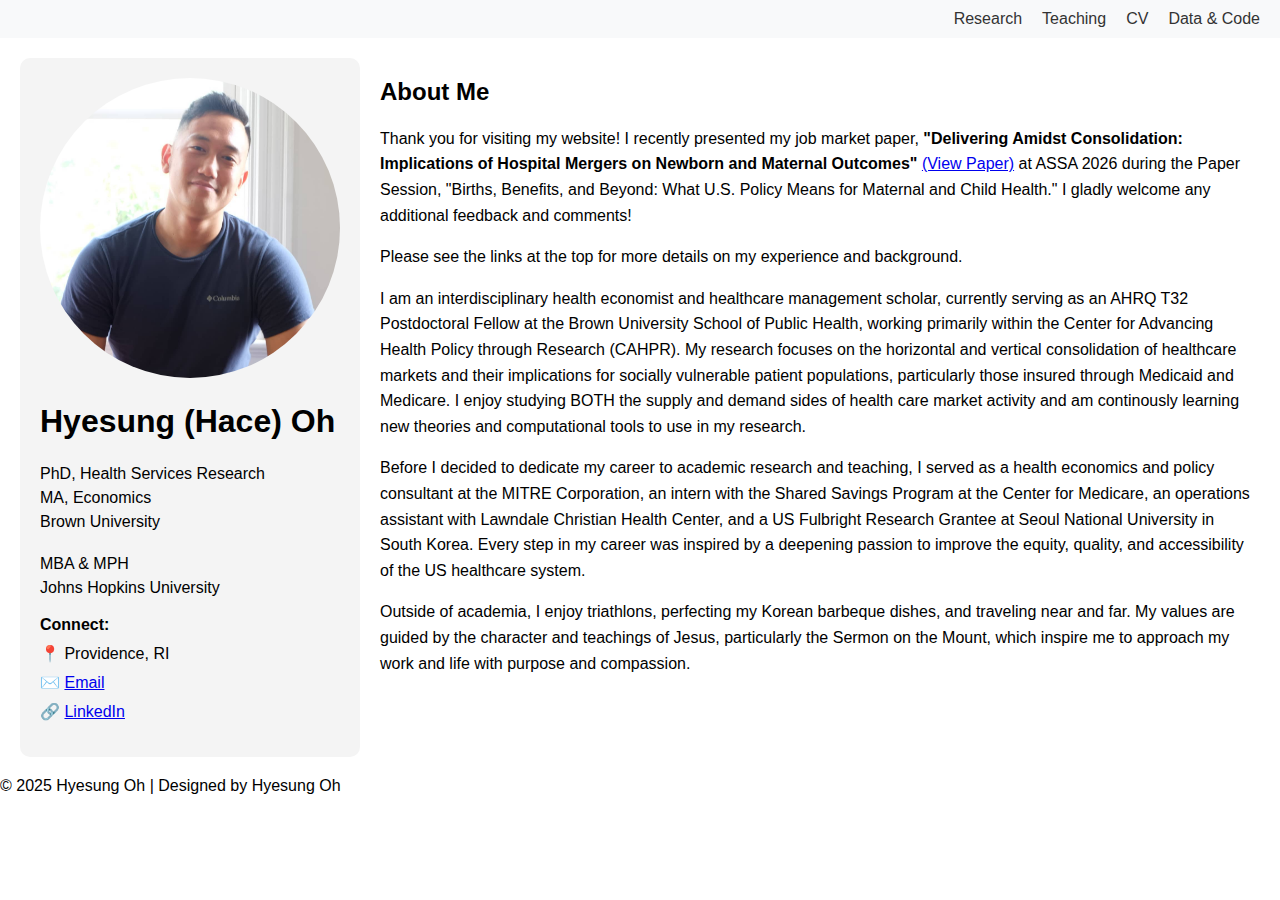
<file: index.html>
<!DOCTYPE html>
<html lang="en">
<head>
    <meta charset="UTF-8">
    <meta name="viewport" content="width=device-width, initial-scale=1.0">
    <title>Hyesung (Hace) Oh - Professional Website</title>
    <link rel="stylesheet" href="style.css">
</head>
<body>

    <!-- Header with Navigation Links -->
    <header class="top-nav">
        <nav>
            <ul>
                <li><a href="research.html">Research</a></li>
                <li><a href="teaching.html">Teaching</a></li>
                <li><a href="cv.html" class="active">CV</a></li>
                <li><a href="data.html">Data & Code</a></li>
            </ul>
        </nav>
    </header>

    <div class="container">
        <!-- Sidebar -->
        <aside class="sidebar">
            <div class="profile">
                <img src="images/headshot.jpg" alt="Hyesung Oh" class="profile-image">
                <h1>Hyesung (Hace) Oh</h1>
                <p>PhD, Health Services Research<br>MA, Economics<br>Brown University</p>
                <br>
                <p>MBA & MPH<br>Johns Hopkins University</p>
            </div>
            <ul class="contact-links">
                <li><strong>Connect:</strong></li>
                <li>📍 Providence, RI</li>
                <li>✉️ <a href="mailto:hyesung_oh@brown.edu">Email</a></li>
                <li>🔗 <a href="https://www.linkedin.com/in/hyesung-oh-phd-mba-mph-110b3645/" target="_blank">LinkedIn</a></li>
            </ul>
        </aside>

<!-- Main Content -->
<main class="content">
    <section id="about">
        <h2>About Me</h2>
        <p>
            Thank you for visiting my website! I recently presented my job market paper, 
            <strong>"Delivering Amidst Consolidation: Implications of Hospital Mergers on Newborn and Maternal Outcomes"</strong>
            <a href="https://papers.ssrn.com/sol3/papers.cfm?abstract_id=5804282" target="_blank">(View Paper)</a>
            at ASSA 2026 during the Paper Session, 
            "Births, Benefits, and Beyond: What U.S. Policy Means for Maternal and Child Health."
            I gladly welcome any additional feedback and comments!
        </p>
        <p>
            Please see the links at the top for more details on my experience and background.
        </p>
        <p>
            I am an interdisciplinary health economist and healthcare management scholar, currently serving as an AHRQ T32 Postdoctoral Fellow 
            at the Brown University School of Public Health, working primarily within the Center for Advancing Health Policy through Research (CAHPR).
            My research focuses on the horizontal and vertical consolidation of healthcare markets and their implications for socially vulnerable patient populations, 
            particularly those insured through Medicaid and Medicare. I enjoy studying BOTH the supply and demand sides of health care market activity and 
            am continously learning new theories and computational tools to use in my research.
        </p>
        <p>
            Before I decided to dedicate my career to academic research and teaching, I served as a health economics and policy 
            consultant at the MITRE Corporation, an intern with the Shared Savings Program at the Center for Medicare, an 
            operations assistant with Lawndale Christian Health Center, and a US Fulbright Research Grantee at Seoul National 
            University in South Korea. Every step in my career was inspired by a deepening passion to improve the equity, quality,
            and accessibility of the US healthcare system. 
        </p>
        <p> 
            Outside of academia, I enjoy triathlons, perfecting my Korean barbeque dishes, and traveling near and far. My values 
            are guided by the character and teachings of Jesus, particularly the Sermon on the Mount, which inspire me to approach 
            my work and life with purpose and compassion.
        </p>
    </section>
</main>
    </div>

    <footer>
        <p>© 2025 Hyesung Oh | Designed by Hyesung Oh</p>
    </footer>
</body>
</html>
</file>
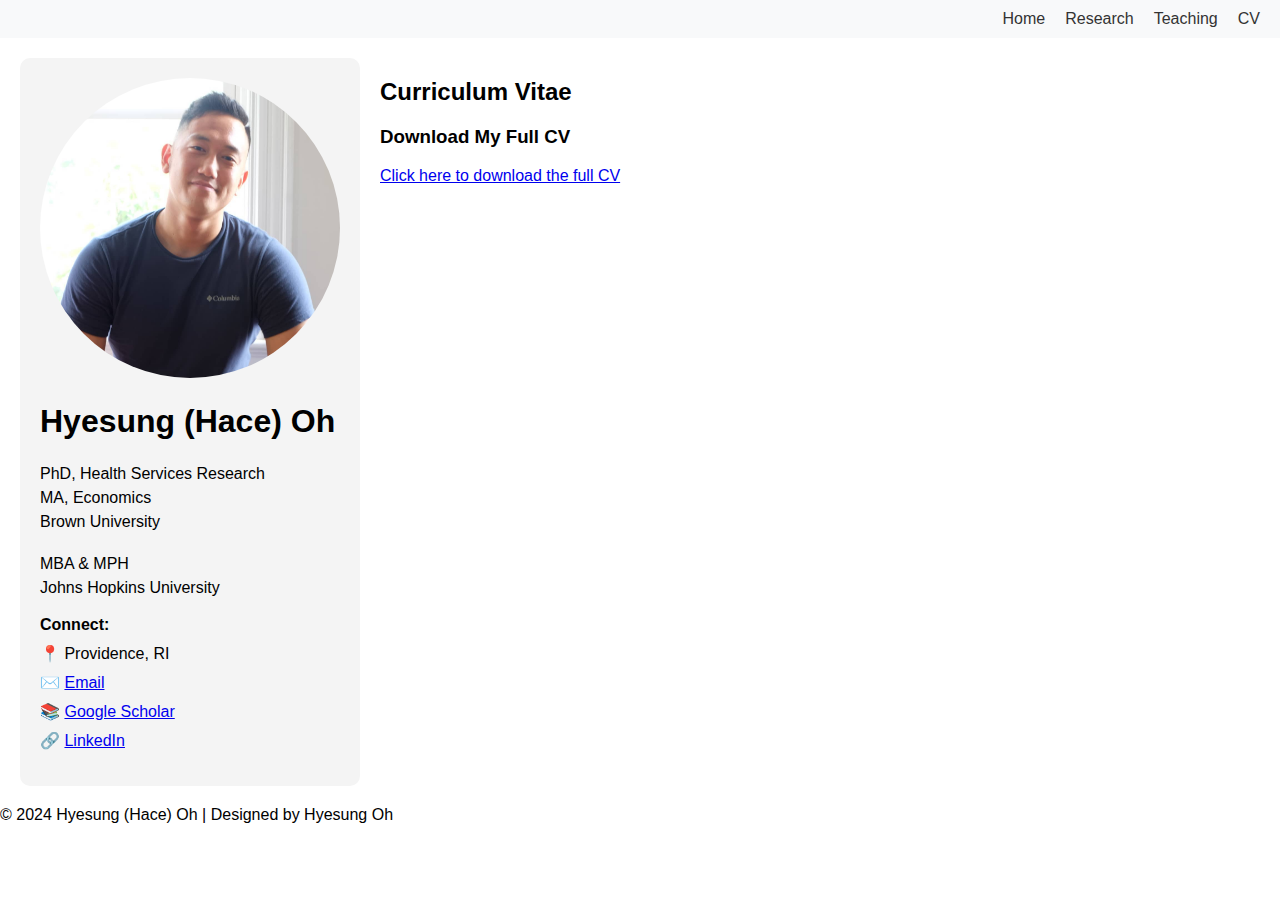
<file: cv.html>
<!DOCTYPE html>
<html lang="en">
<head>
    <meta charset="UTF-8">
    <meta name="viewport" content="width=device-width, initial-scale=1.0">
    <title>Hyesung (Hace) Oh - CV</title>
    <link rel="stylesheet" href="style.css">
</head>
<body>

    <!-- Header with Navigation Links -->
    <header class="top-nav">
        <nav>
            <ul>
                <li><a href="index.html">Home</a></li>
                <li><a href="research.html">Research</a></li>
                <li><a href="teaching.html">Teaching</a></li>
                <li><a href="cv.html" class="active">CV</a></li>
            </ul>
        </nav>
    </header>

    <div class="container">
        <!-- Sidebar -->
        <aside class="sidebar">
            <div class="profile">
                <img src="images/headshot.jpg" alt="Hyesung Oh" class="profile-image">
                <h1>Hyesung (Hace) Oh</h1>
                <p>PhD, Health Services Research<br>MA, Economics<br>Brown University</p>
                <br>
                <p>MBA & MPH<br>Johns Hopkins University</p>
            </div>
            <ul class="contact-links">
                <li><strong>Connect:</strong></li>
                <li>📍 Providence, RI</li>
                <li>✉️ <a href="mailto:hyesung_oh@brown.edu">Email</a></li>
                <li>📚 <a href="https://scholar.google.com/citations?user=KL20LY8AAAAJ&hl=en" target="_blank">Google Scholar</a></li>
                <li>🔗 <a href="https://www.linkedin.com/in/your-linkedin-handle/" target="_blank">LinkedIn</a></li>
            </ul>
        </aside>

        <!-- Main Content -->
        <main class="content">
            <section id="cv">
                <h2>Curriculum Vitae</h2>
                <!-- Download Section -->
                <section id="download">
                    <h3>Download My Full CV</h3>
                    <a href="files/2024-09-03_HyesungHaceOh_CurriculumVitae.pdf" download>Click here to download the full CV</a>
                </section>
            </section>
        </main>
    </div>

    <footer>
        <p>© 2024 Hyesung (Hace) Oh | Designed by Hyesung Oh</p>
    </footer>
</body>
</html>
</file>
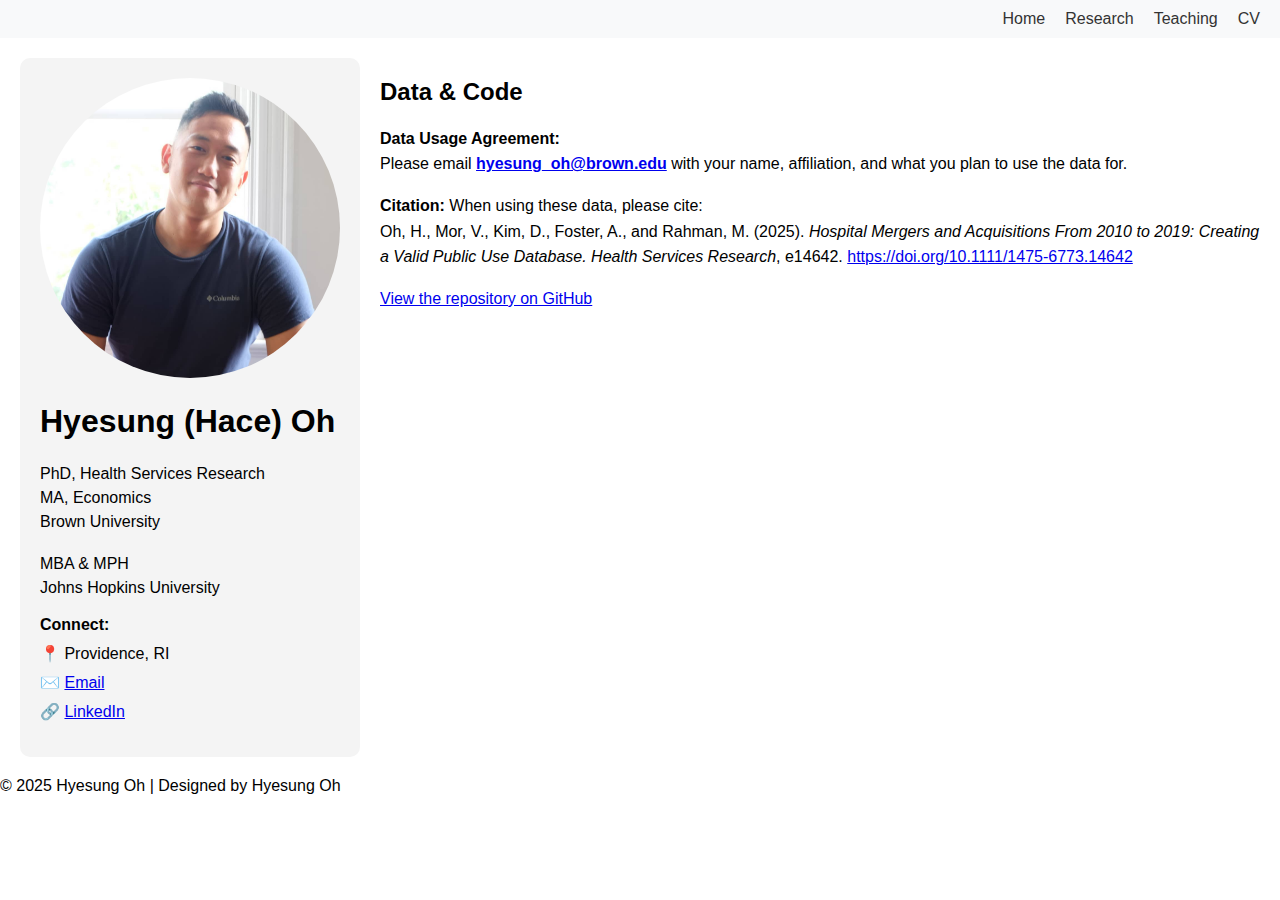
<file: data.html>
<!DOCTYPE html>
<html lang="en">
<head>
    <meta charset="UTF-8">
    <meta name="viewport" content="width=device-width, initial-scale=1.0">
    <title>Hyesung (Hace) Oh - CV</title>
    <link rel="stylesheet" href="style.css">
</head>
<body>

    <!-- Header with Navigation Links -->
    <header class="top-nav">
        <nav>
            <ul>
                <li><a href="index.html">Home</a></li>
                <li><a href="research.html">Research</a></li>
                <li><a href="teaching.html">Teaching</a></li>
                <li><a href="cv.html" class="active">CV</a></li>
            </ul>
        </nav>
    </header>

    <div class="container">
        <!-- Sidebar -->
        <aside class="sidebar">
            <div class="profile">
                <img src="images/headshot.jpg" alt="Hyesung Oh" class="profile-image">
                <h1>Hyesung (Hace) Oh</h1>
                <p>PhD, Health Services Research<br>MA, Economics<br>Brown University</p>
                <br>
                <p>MBA & MPH<br>Johns Hopkins University</p>
            </div>
            <ul class="contact-links">
                <li><strong>Connect:</strong></li>
                <li>📍 Providence, RI</li>
                <li>✉️ <a href="mailto:hyesung_oh@brown.edu">Email</a></li>
                <li>🔗 <a href="https://www.linkedin.com/in/hyesung-oh-phd-mba-mph-110b3645/" target="_blank">LinkedIn</a></li>
            </ul>
        </aside>

<!-- Main Content -->
<main class="content">
    <section id="data">
        <h2>Data & Code</h2>
        <p>
            <strong>Data Usage Agreement:</strong> <br>
            Please email 
            <a href="mailto:hyesung_oh@brown.edu"><strong>hyesung_oh@brown.edu</strong></a> with your name, affiliation, and what you plan to use the data for.
        </p>
        <p>
            <strong>Citation:</strong> When using these data, please cite:<br>
            Oh, H., Mor, V., Kim, D., Foster, A., and Rahman, M. (2025). 
            <em>Hospital Mergers and Acquisitions From 2010 to 2019: Creating a Valid Public Use Database.</em> 
            <em>Health Services Research</em>, e14642. 
            <a href="https://doi.org/10.1111/1475-6773.14642" target="_blank">https://doi.org/10.1111/1475-6773.14642</a>
        </p>
        <p>
            <a href="https://github.com/hyesunghaceoh/strategichospmergerdata/" target="_blank">
                View the repository on GitHub
            </a>
        </p>
    </section>
</main>
</div>

    <footer>
        <p>© 2025 Hyesung Oh | Designed by Hyesung Oh</p>
    </footer>
</body>
</html>
</file>
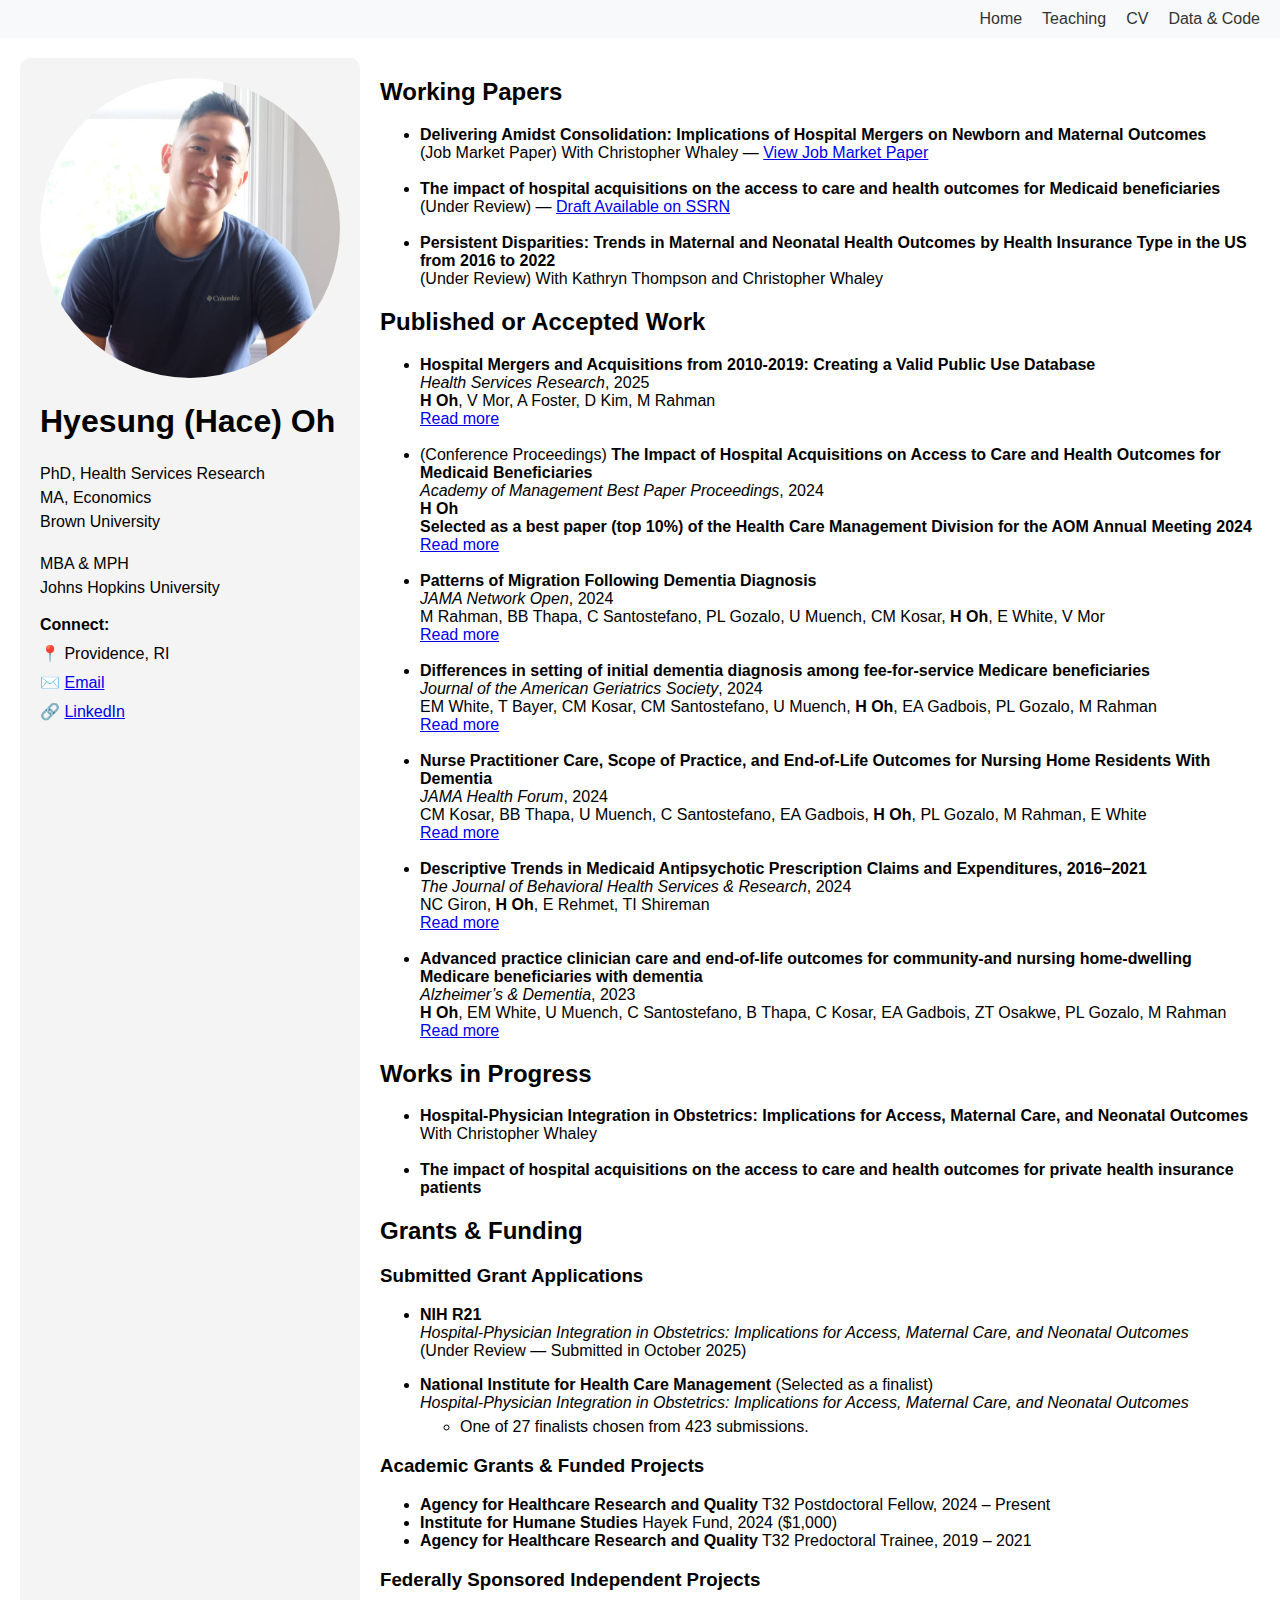
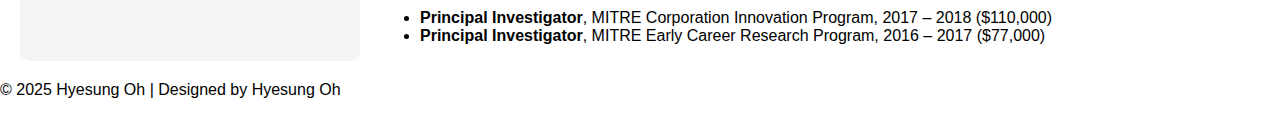
<file: research.html>
<!DOCTYPE html>
<html lang="en">
<head>
    <meta charset="UTF-8">
    <meta name="viewport" content="width=device-width, initial-scale=1.0">
    <title>Hyesung (Hace) Oh - Research</title>
    <link rel="stylesheet" href="style.css">
</head>
<body>

    <!-- Header with Navigation Links -->
    <header class="top-nav">
        <nav>
            <ul>
                <li><a href="index.html">Home</a></li>
                <li><a href="teaching.html">Teaching</a></li>
                <li><a href="cv.html" class="active">CV</a></li>
                <li><a href="data.html">Data & Code</a></li>
            </ul>
        </nav>
    </header>

    <div class="container">
        <!-- Sidebar -->
        <aside class="sidebar">
            <div class="profile">
                <img src="images/headshot.jpg" alt="Hyesung Oh" class="profile-image">
                <h1>Hyesung (Hace) Oh</h1>
                <p>PhD, Health Services Research<br>MA, Economics<br>Brown University</p>
                <br>
                <p>MBA & MPH<br>Johns Hopkins University</p>
            </div>
            <ul class="contact-links">
                <li><strong>Connect:</strong></li>
                <li>📍 Providence, RI</li>
                <li>✉️ <a href="mailto:hyesung_oh@brown.edu">Email</a></li>
                <li>🔗 <a href="https://www.linkedin.com/in/hyesung-oh-phd-mba-mph-110b3645/" target="_blank">LinkedIn</a></li>
            </ul>
        </aside>

        <!-- Main Content -->
        <main class="content"> 
            <!-- <section id="submitted-work">
                <h2>Works Under Review</h2>
                <ul>
                    <li>
                        <strong>Hospital Mergers and Acquisitions from 2010-2019: Creating a Valid Public Use Database</strong><br>
                            Revise & resubmit at <em>Health Services Research</em><br>
                            With Vincent Mor, Daeho Kim, Andrew Foster, & Momotazur Rahman
                    </li>
                 </ul>
            </section> -->

<section id="working-papers">
    <h2>Working Papers</h2>
    <ul>
        <li>
            <strong>Delivering Amidst Consolidation: Implications of Hospital Mergers on Newborn and Maternal Outcomes</strong> <br>
            (Job Market Paper) With Christopher Whaley — 
            <a href="https://hyesunghaceoh.github.io/jmp/2025_11_14_Oh_Whaley_Hospital_Mergers_Natality.pdf" target="_blank">View Job Market Paper</a>
        </li>
        <br>
        <li>
            <strong>The impact of hospital acquisitions on the access to care and health outcomes for Medicaid beneficiaries</strong> <br>
            (Under Review) — <a href="https://papers.ssrn.com/sol3/papers.cfm?abstract_id=5370778" target="_blank">Draft Available on SSRN</a>
        </li>
        <br>
        <li>
            <strong>Persistent Disparities: Trends in Maternal and Neonatal Health Outcomes by Health Insurance Type in the US from 2016 to 2022</strong> <br>
            (Under Review) With Kathryn Thompson and Christopher Whaley
        </li>
    </ul>
</section>


            <section id="published-work">
                <h2>Published or Accepted Work</h2>
                <ul>
                    <li>
                        <strong>Hospital Mergers and Acquisitions from 2010-2019: Creating a Valid Public Use Database</strong><br>
                        <em>Health Services Research</em>, 2025<br>
                        <strong>H Oh</strong>, V Mor, A Foster, D Kim, M Rahman<br>
                        <a href="https://doi.org/10.1111/1475-6773.14642" target="_blank">Read more</a>
                        </span>
                    </li>
                    <br>
                    <li>
                        (Conference Proceedings) <strong>The Impact of Hospital Acquisitions on Access to Care and Health Outcomes for Medicaid Beneficiaries</strong><br>
                        <em>Academy of Management Best Paper Proceedings</em>, 2024<br>
                        <strong>H Oh</strong><br>
                        <strong>Selected as a best paper (top 10%) of the Health Care Management Division for the AOM Annual Meeting 2024</strong><br>
                        <a href="https://journals.aom.org/doi/abs/10.5465/AMPROC.2024.60bp" target="_blank">Read more</a>
                    </li>
                    <br>
                    <li>
                        <strong>Patterns of Migration Following Dementia Diagnosis</strong><br>
                        <em>JAMA Network Open</em>, 2024<br>
                         M Rahman, BB Thapa, C Santostefano, PL Gozalo, U Muench, CM Kosar, <strong>H Oh</strong>, E White, V Mor<br>
                         <a href="https://jamanetwork.com/journals/jamanetworkopen/fullarticle/2824730" target="_blank">Read more</a>
                    </li>
                    <br>
                    <li>
                        <strong>Differences in setting of initial dementia diagnosis among fee-for-service Medicare beneficiaries</strong><br>
                        <em>Journal of the American Geriatrics Society</em>, 2024<br>
                        EM White, T Bayer, CM Kosar, CM Santostefano, U Muench, <strong>H Oh</strong>, EA Gadbois, PL Gozalo, M Rahman<br>
                        <a href="https://agsjournals.onlinelibrary.wiley.com/doi/10.1111/jgs.19236" target="_blank">Read more</a>
                    </li>
                    <br>
                    <li>
                        <strong>Nurse Practitioner Care, Scope of Practice, and End-of-Life Outcomes for Nursing Home Residents With Dementia</strong><br>
                        <em>JAMA Health Forum</em>, 2024<br>
                        CM Kosar, BB Thapa, U Muench, C Santostefano, EA Gadbois, <strong>H Oh</strong>, PL Gozalo, M Rahman, E White<br>
                        <a href="https://jamanetwork.com/journals/jama-health-forum/fullarticle/2818379" target="_blank">Read more</a>
                    </li>
                    <br>
                    <li>
                        <strong>Descriptive Trends in Medicaid Antipsychotic Prescription Claims and Expenditures, 2016–2021</strong><br>
                        <em>The Journal of Behavioral Health Services & Research</em>, 2024<br>
                        NC Giron, <strong>H Oh</strong>, E Rehmet, TI Shireman<br>
                        <a href="https://link.springer.com/article/10.1007/s11414-024-09889-0" target="_blank">Read more</a>
                    </li>
                    <br>
                    <li>
                        <strong>Advanced practice clinician care and end-of-life outcomes for community-and nursing home-dwelling Medicare beneficiaries with dementia</strong><br>
                        <em>Alzheimer’s & Dementia</em>, 2023<br>
                        <strong>H Oh</strong>, EM White, U Muench, C Santostefano, B Thapa, C Kosar, EA Gadbois, ZT Osakwe, PL Gozalo, M Rahman<br>
                        <a href="https://alz-journals.onlinelibrary.wiley.com/doi/10.1002/alz.13052" target="_blank">Read more</a>
                    </li>
                </ul>
            </section>

            <section id="works-in-progress">
                <h2>Works in Progress</h2>
                <ul>
                    <li>
                        <strong>Hospital-Physician Integration in Obstetrics: Implications for Access, Maternal Care, and Neonatal Outcomes</strong><br>
                        With Christopher Whaley
                    </li>
                    <br>
                    <li>
                        <strong>The impact of hospital acquisitions on the access to care and health outcomes for private health insurance patients</strong>
                    </li>
                </ul>
            </section>

            <section id="grants-funding">
                <h2>Grants &amp; Funding</h2>

            <h3>Submitted Grant Applications</h3>
            <ul class="grants-list">
            <li class="grant-item">
                <strong>NIH R21</strong><br>
                <em>Hospital-Physician Integration in Obstetrics: Implications for Access, Maternal Care, and Neonatal Outcomes</em><br>
                <span>(Under Review — Submitted in October 2025)</span>
            </li>

            <li class="grant-item">
                <strong>National Institute for Health Care Management</strong> (Selected as a finalist)<br>
                <em>Hospital-Physician Integration in Obstetrics: Implications for Access, Maternal Care, and Neonatal Outcomes</em>
                <ul class="grants-sublist">
                <li>One of 27 finalists chosen from 423 submissions.</li>
                </ul>
            </li>
            </ul>

            <style>
            .grants-list > li + li {
                margin-top: 1rem; /* blank line between the two main bullets */
            }
            .grants-sublist {
                margin-top: 0.4rem;
                margin-bottom: 0;
            }
            </style>

                <h3>Academic Grants &amp; Funded Projects</h3>
                <ul>
                    <li><strong>Agency for Healthcare Research and Quality</strong> T32 Postdoctoral Fellow, 2024 – Present</li>
                    <li><strong>Institute for Humane Studies</strong> Hayek Fund, 2024 ($1,000)</li>
                    <li><strong>Agency for Healthcare Research and Quality</strong> T32 Predoctoral Trainee, 2019 – 2021</li>
                </ul>

                <h3>Federally Sponsored Independent Projects</h3>
                <ul>
                    <li><strong>Principal Investigator</strong>, MITRE Corporation Innovation Program, 2017 – 2018 ($110,000)</li>
                    <li><strong>Principal Investigator</strong>, MITRE Early Career Research Program, 2016 – 2017 ($77,000)</li>
                </ul>
                </section>
        </main>
    </div>

    <!-- Footer -->
    <footer>
        <p>© 2025 Hyesung Oh | Designed by Hyesung Oh</p>
    </footer>
</body>
</html>
</file>
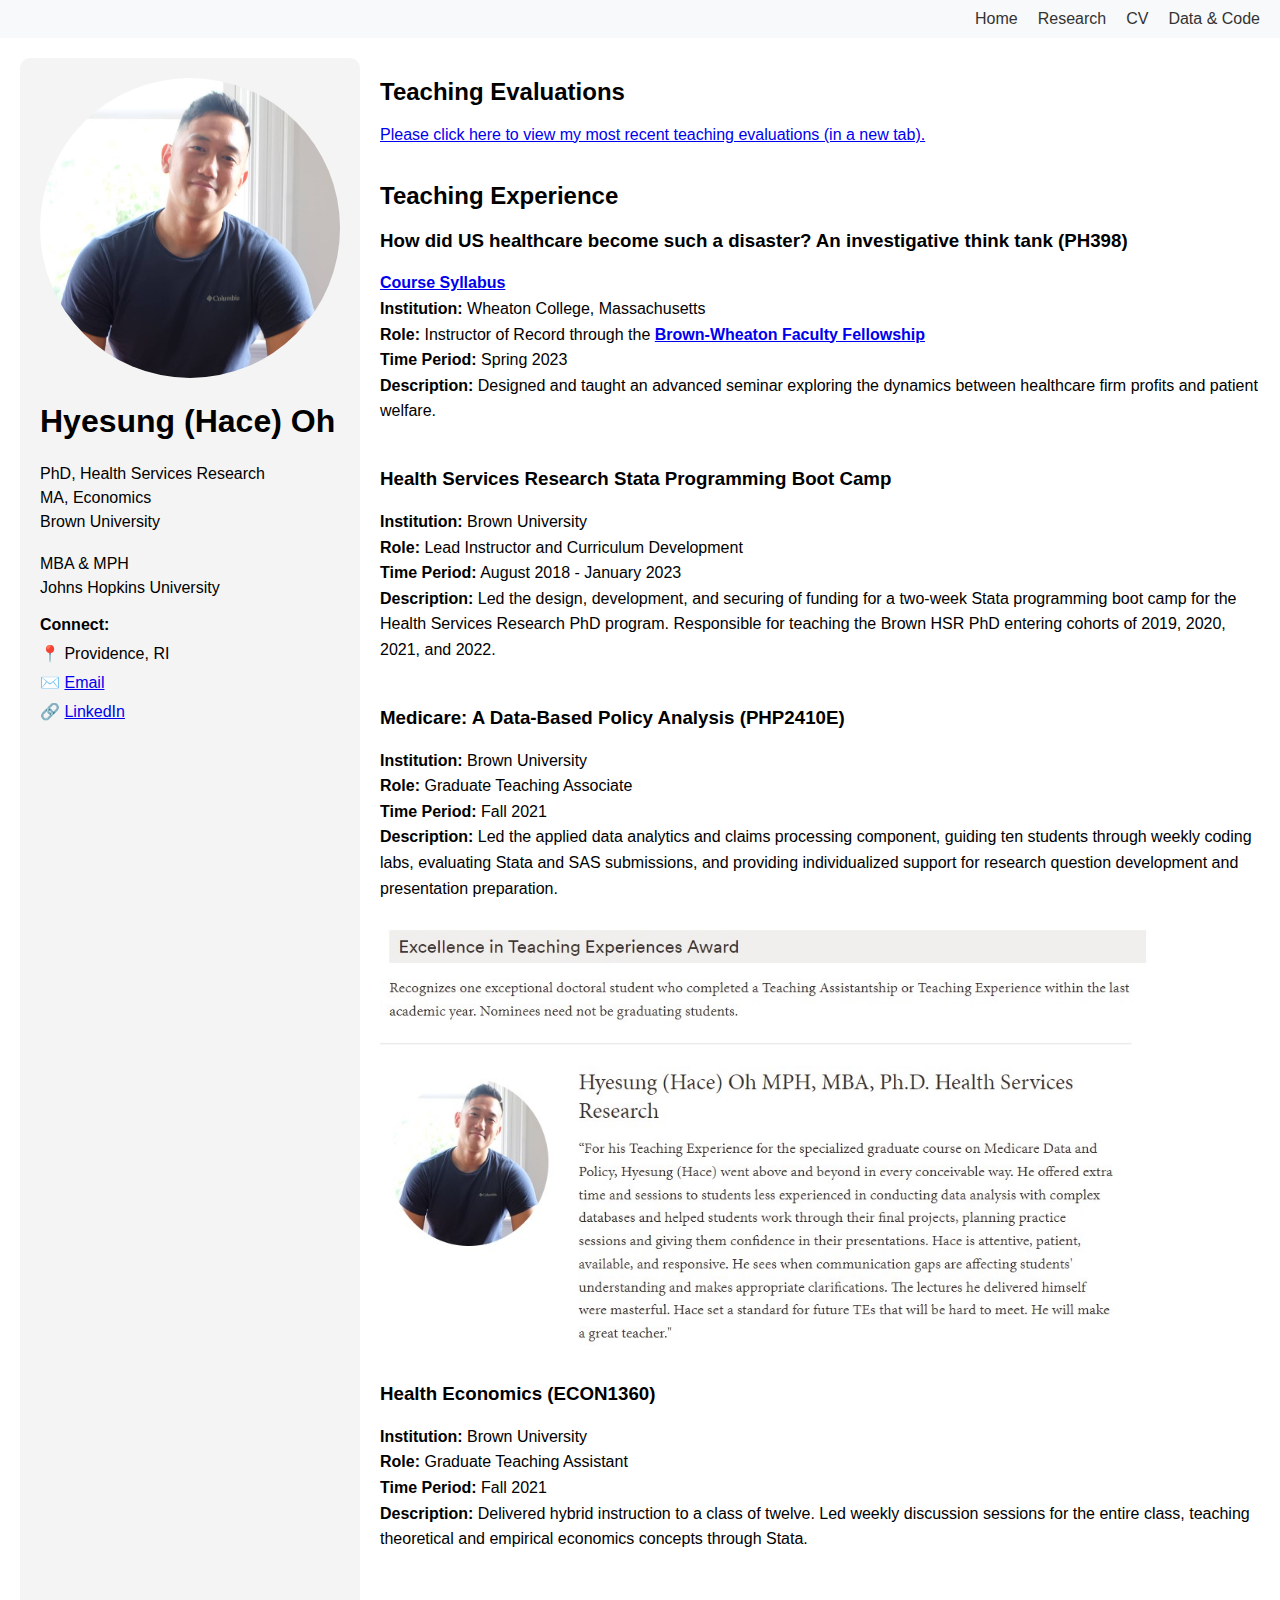
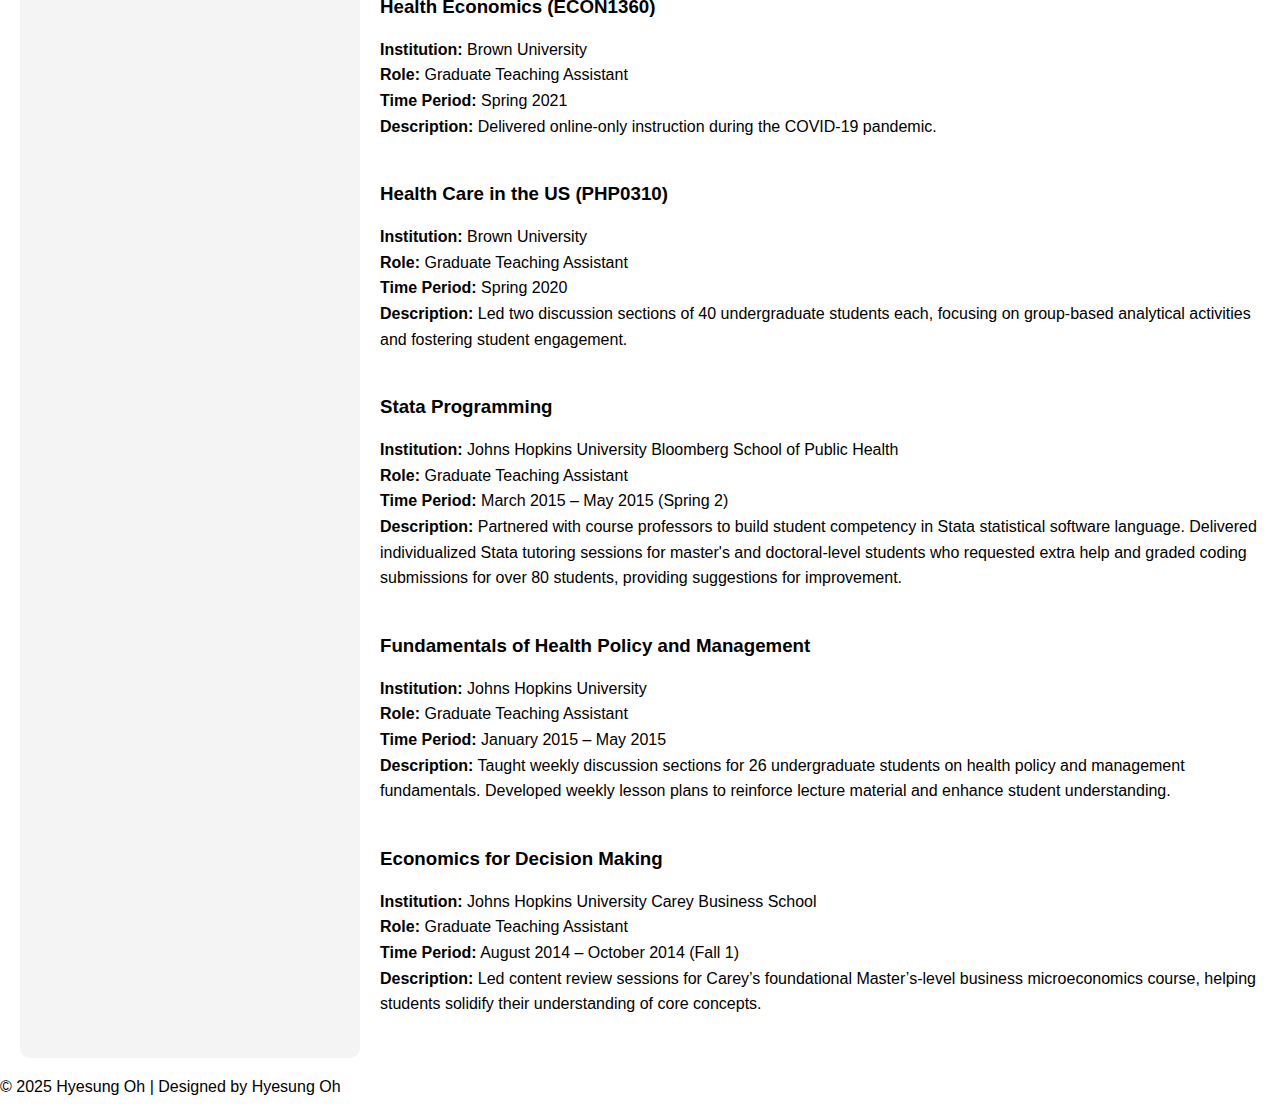
<file: teaching.html>
<!DOCTYPE html>
<html lang="en">
<head>
    <meta charset="UTF-8">
    <meta name="viewport" content="width=device-width, initial-scale=1.0">
    <title>Hyesung (Hace) Oh - Teaching</title>
    <link rel="stylesheet" href="style.css">
</head>
<body>

    <!-- Header with Navigation Links -->
    <header class="top-nav">
        <nav>
            <ul>
                <li><a href="index.html">Home</a></li>
                <li><a href="research.html">Research</a></li>
                <li><a href="cv.html">CV</a></li>
                <li><a href="data.html">Data & Code</a></li>
            </ul>
        </nav>
    </header>

    <div class="container">
        <!-- Sidebar -->
        <aside class="sidebar">
            <div class="profile">
                <img src="images/headshot.jpg" alt="Hyesung Oh" class="profile-image">
                <h1>Hyesung (Hace) Oh</h1>
                <p>PhD, Health Services Research<br>MA, Economics<br>Brown University</p>
                <br>
                <p>MBA & MPH<br>Johns Hopkins University</p>
            </div>
            <ul class="contact-links">
                <li><strong>Connect:</strong></li>
                <li>📍 Providence, RI</li>
                <li>✉️ <a href="mailto:hyesung_oh@brown.edu">Email</a></li>
                <li>🔗 <a href="https://www.linkedin.com/in/hyesung-oh-phd-mba-mph-110b3645/" target="_blank">LinkedIn</a></li>
            </ul>
        </aside>

    <!-- Main Content -->
    <main class="content">
        <!-- Main Content -->
        <section id="teaching_evals">
            <h2>Teaching Evaluations</h2>
            <a href="https://hyesunghaceoh.github.io/teaching/HyesungHaceOh_Teaching_Evaluations.pdf" target="_blank">Please click here to view my most recent teaching evaluations (in a new tab).</a>
            <br>
            <br>
        </section>

        <section id="courses">
            <h2>Teaching Experience</h2>

            <article>
                <h3>How did US healthcare become such a disaster? An investigative think tank (PH398)</h3>
                <p>
                    <a href="https://hyesunghaceoh.github.io/teaching/HyesungHaceOh_BrownWheaton_Syllabus.pdf" target="_blank"><strong>Course Syllabus</strong></a><br>
                    <strong>Institution:</strong> Wheaton College, Massachusetts<br>
                    <strong>Role:</strong> Instructor of Record through the <a href="https://graduateschool.brown.edu/phd-experience/teaching-mentoring/brown-wheaton-faculty-fellowship" target="_blank"><strong>Brown-Wheaton Faculty Fellowship</strong></a></li><br>
                    <strong>Time Period:</strong> Spring 2023<br>
                    <strong>Description:</strong> Designed and taught an advanced 
                    seminar exploring the dynamics between healthcare firm profits 
                    and patient welfare.<br>
                    <br>
                </p>
            </article>

            <article>
                <h3>Health Services Research Stata Programming Boot Camp</h3>
                <p>
                    <strong>Institution:</strong> Brown University<br>
                    <strong>Role:</strong> Lead Instructor and Curriculum Development<br>
                    <strong>Time Period:</strong> August 2018 - January 2023<br>
                    <strong>Description:</strong> Led the design, 
                    development, and securing of funding for a two-week Stata programming boot 
                    camp for the Health Services Research PhD program. Responsible for teaching 
                    the Brown HSR PhD entering cohorts of 2019, 2020, 2021, and 2022.<br>
                    <br>
                </p>
            </article>

            <article>
                <h3>Medicare: A Data-Based Policy Analysis (PHP2410E)</h3>
                <p>
                    <strong>Institution:</strong> Brown University<br>
                    <strong>Role:</strong> Graduate Teaching Associate<br>
                    <strong>Time Period:</strong> Fall 2021<br>
                    <strong>Description:</strong> Led the applied data analytics 
                    and claims processing component, guiding ten students through 
                    weekly coding labs, evaluating Stata and SAS submissions, and providing 
                    individualized support for research question development and presentation 
                    preparation.<br>
                </p>
            </article>
            <!-- Award Image -->
            <img src="images/award.jpg" alt="Award Recognition" 
                style="display: block; margin-top: 15px; width: 100%; max-width: 777px; height: auto;">

            <article>
                <br>
                <h3>Health Economics (ECON1360)</h3>
                <p>
                    <strong>Institution:</strong> Brown University<br>
                    <strong>Role:</strong> Graduate Teaching Assistant<br>
                    <strong>Time Period:</strong> Fall 2021<br>
                    <strong>Description:</strong> Delivered hybrid instruction to a class of 
                    twelve. Led weekly discussion sessions for the entire class, teaching 
                    theoretical and empirical economics concepts through Stata.<br>
                    <br>
                </p>
            </article>

            <article>
                <h3>Health Economics (ECON1360)</h3>
                <p>
                    <strong>Institution:</strong> Brown University<br>
                    <strong>Role:</strong> Graduate Teaching Assistant<br>
                    <strong>Time Period:</strong> Spring 2021<br>
                    <strong>Description:</strong> Delivered online-only 
                    instruction during the COVID-19 pandemic.<br>
                    <br>
                </p>
            </article>

            <article>
                <h3>Health Care in the US (PHP0310)</h3>
                <p>
                    <strong>Institution:</strong> Brown University<br>
                    <strong>Role:</strong> Graduate Teaching Assistant<br>
                    <strong>Time Period:</strong> Spring 2020<br>
                    <strong>Description:</strong> Led two discussion sections of 40 
                    undergraduate students each, focusing on group-based analytical activities and 
                    fostering student engagement.<br>
                    <br>
                </p>
            </article>

            <article>
                <h3>Stata Programming</h3>
                <p>
                    <strong>Institution:</strong> Johns Hopkins University Bloomberg School of Public Health<br>
                    <strong>Role:</strong> Graduate Teaching Assistant<br>
                    <strong>Time Period:</strong> March 2015 – May 2015 (Spring 2)<br>
                    <strong>Description:</strong> Partnered with course professors to build student competency 
                    in Stata statistical software language. Delivered individualized Stata tutoring sessions for master's and doctoral-level
                    students who requested extra help and graded coding submissions for over 80 students, 
                    providing suggestions for improvement.<br>
                    <br>
                </p>
            </article>
            
            <article>
                <h3>Fundamentals of Health Policy and Management</h3>
                <p>
                    <strong>Institution:</strong> Johns Hopkins University<br>
                    <strong>Role:</strong> Graduate Teaching Assistant<br>
                    <strong>Time Period:</strong> January 2015 – May 2015<br>
                    <strong>Description:</strong> Taught weekly discussion sections for 26 undergraduate students 
                    on health policy and management fundamentals. Developed weekly lesson plans to 
                    reinforce lecture material and enhance student understanding.<br>
                    <br>
                </p>
            </article>
            
            <article>
                <h3>Economics for Decision Making</h3>
                <p>
                    <strong>Institution:</strong> Johns Hopkins University Carey Business School<br>
                    <strong>Role:</strong> Graduate Teaching Assistant<br>
                    <strong>Time Period:</strong> August 2014 – October 2014 (Fall 1)<br>
                    <strong>Description:</strong> Led content review sessions for Carey’s foundational 
                    Master’s-level business microeconomics course, helping students solidify their 
                    understanding of core concepts.<br>
                    <br>
                </p>
            </article>

        </section>
    </main>
</div>

    <footer>
        <p>© 2025 Hyesung Oh | Designed by Hyesung Oh</p>
    </footer>
</body>
</html>
</file>
<file: style.css>
/* General body styling */
body {
    font-family: Arial, sans-serif;
    margin: 0;
    padding: 0;
}

/* Top navigation bar styling */
.top-nav ul {
    display: flex;
    justify-content: flex-end; /* Moves links to the right */
    list-style: none;
    background-color: #f8f9fa;
    margin: 0;
    padding: 10px 20px;
}

.top-nav ul li {
    margin-left: 20px;
}

.top-nav ul li a {
    text-decoration: none;
    color: #333;
}

/* Container layout */
.container {
    display: flex;
    margin: 20px;
}

/* Sidebar styling */
.sidebar {
    flex: 0 0 300px; /* Makes the sidebar 300px wide */
    padding: 20px;
    background-color: #f4f4f4;
    border-radius: 10px;
}

.sidebar .profile-image {
    width: 100%;
    border-radius: 50%;
}

.sidebar h2 {
    margin: 20px 0 10px;
}

.sidebar p {
    margin: 0;
    line-height: 1.5;
}

.contact-links {
    list-style: none;
    padding: 0;
}

.contact-links li {
    margin-bottom: 10px;
}

/* Main content styling */
.content {
    flex: 1;
    margin-left: 20px;
}

.content h2 {
    font-size: 1.5em;
}

.content p {
    line-height: 1.6;
}
</file>
